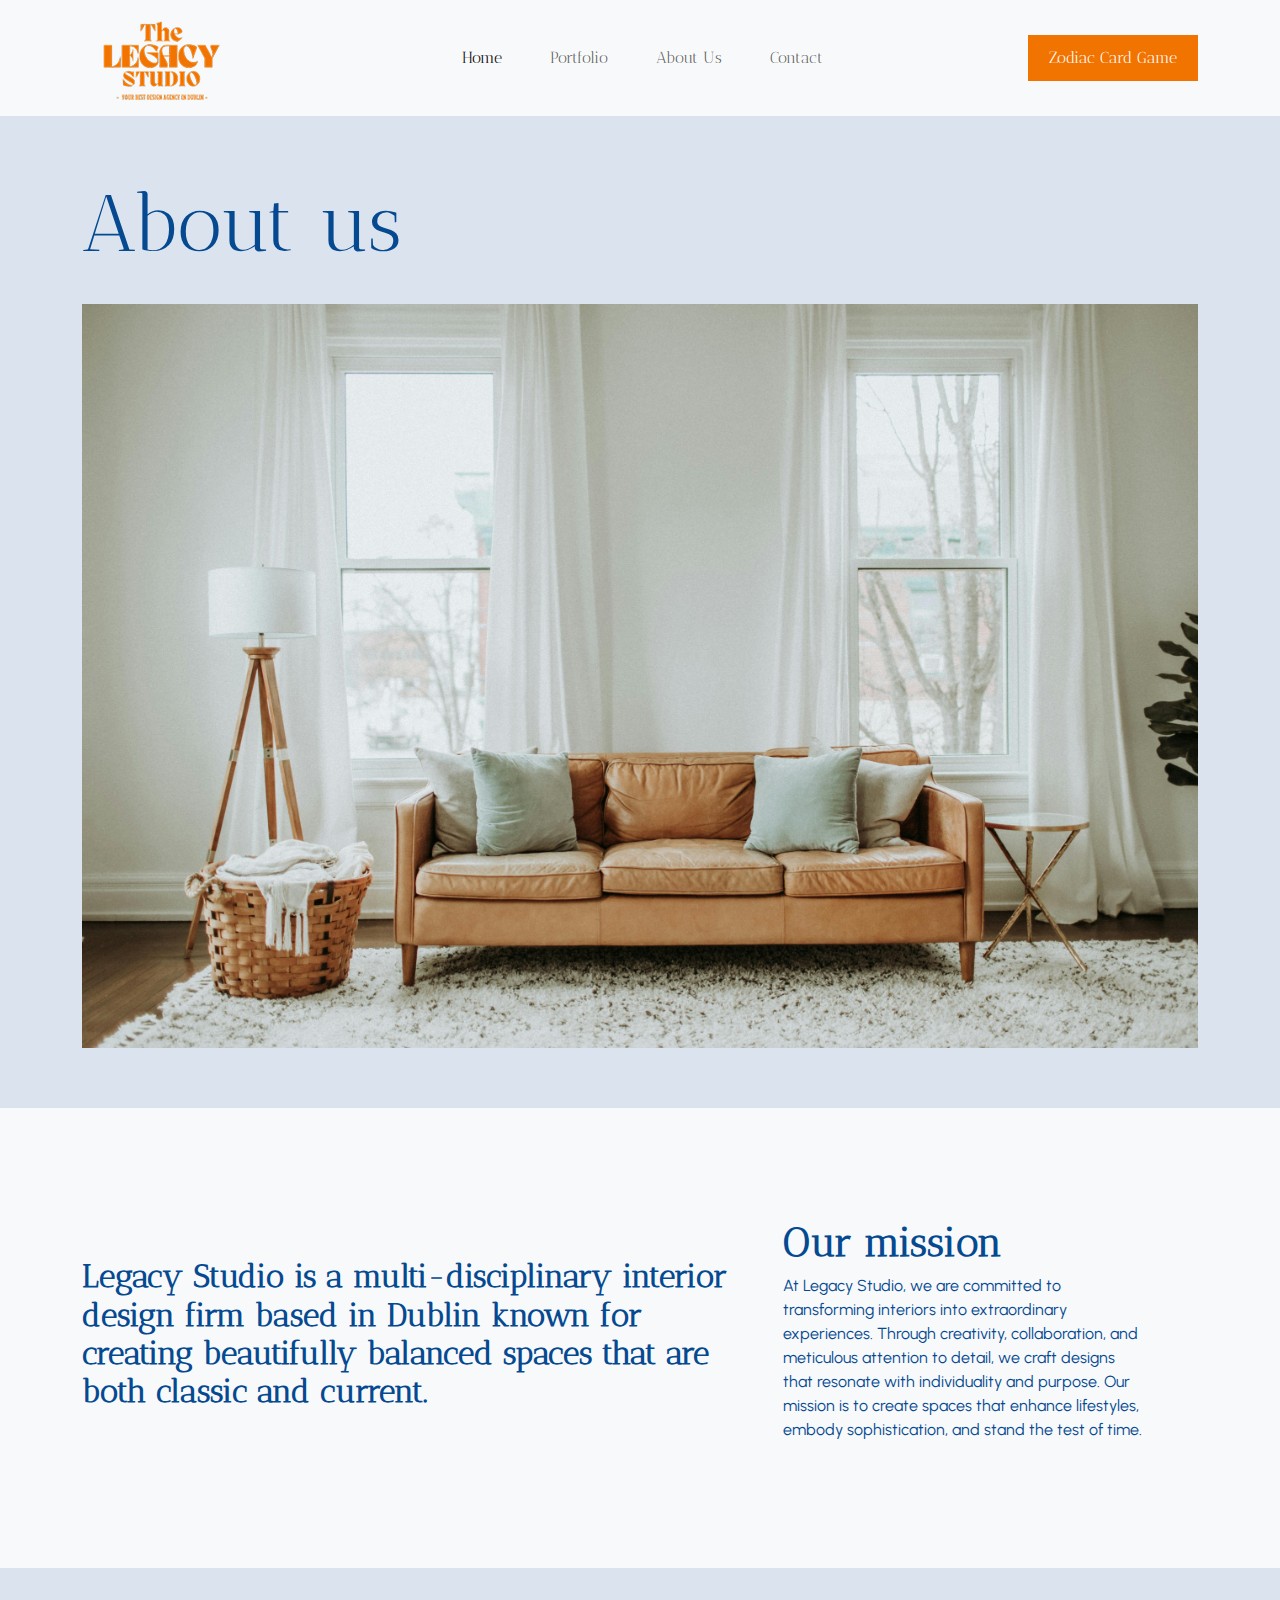
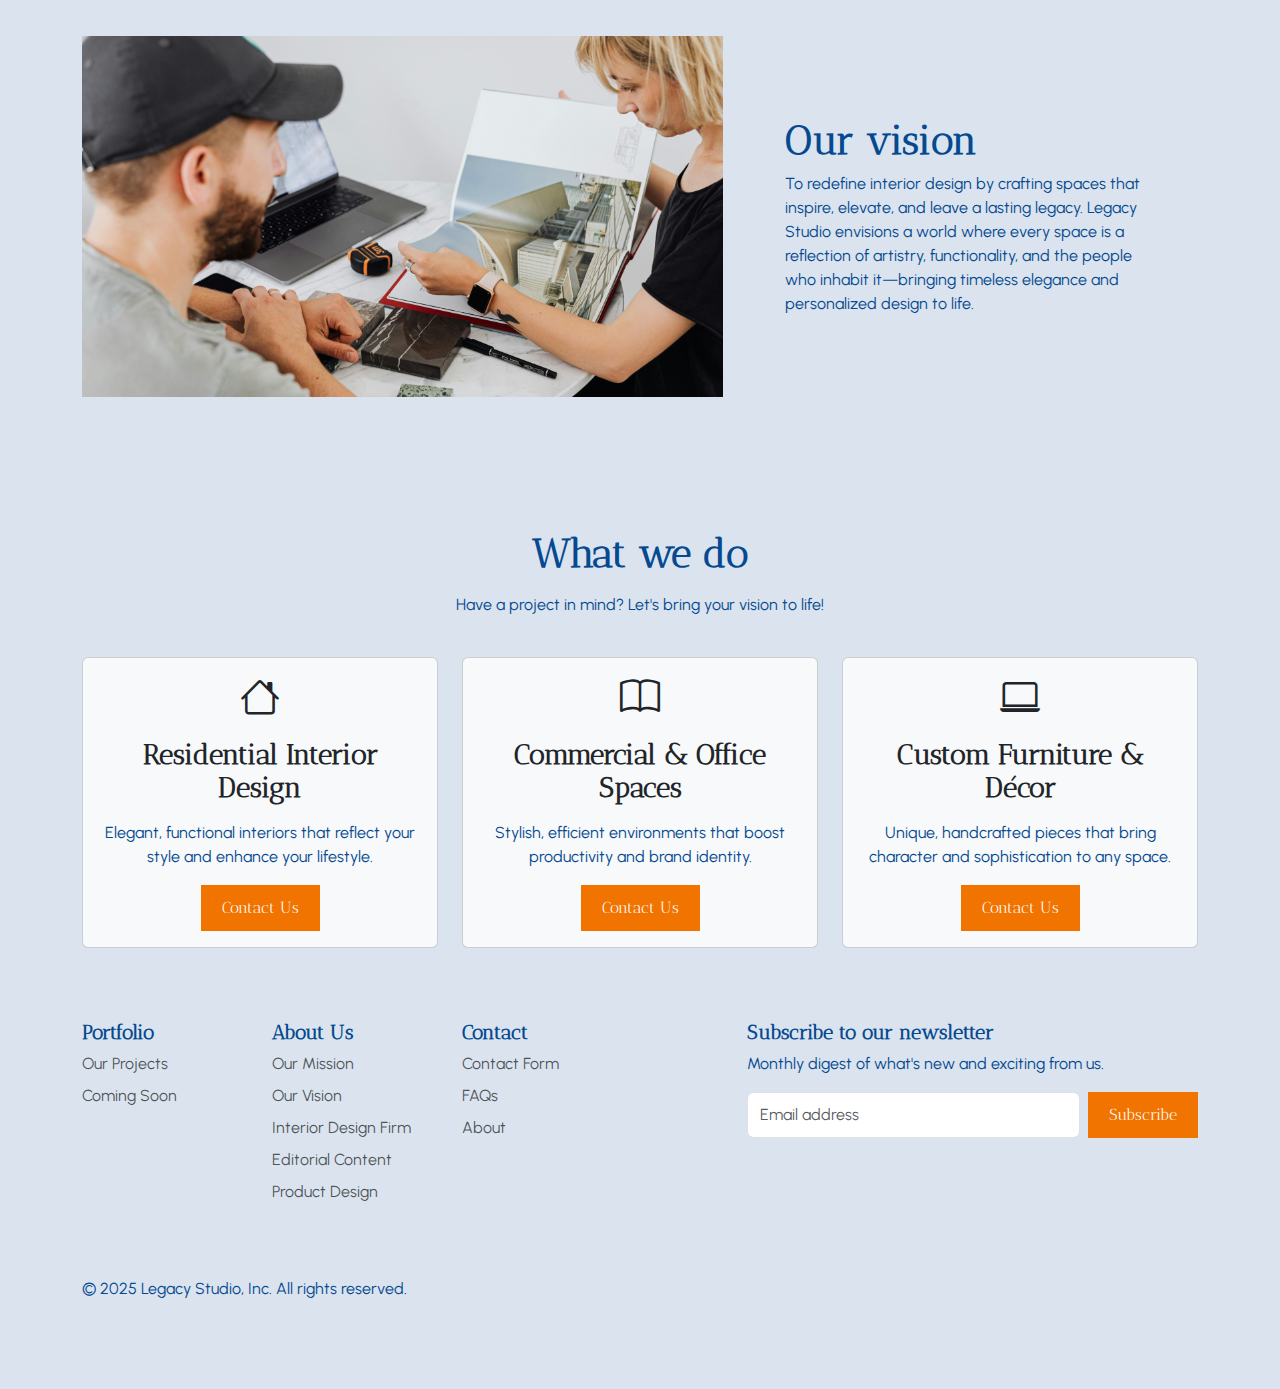
<file: about.html>
<!--CONTRIBUTOR INFORMATION ON THIS PAGE-->
<!--STUDENT'S NAME: MIGUEL - STUDENT ID: x24216071-->
<!DOCTYPE html>
<html lang="en">
  <head>
    <meta charset="utf-8" />
    <meta name="viewport" content="width=device-width, initial-scale=1" />
    <link rel="icon" type="image/x-icon" href="assets/imgs/favicon.png" />
    <title>Legacy Studio Interior Design</title>
    <meta name="description" content="Your best interior design choice.">
    <link
      href="https://cdn.jsdelivr.net/npm/bootstrap@5.3.5/dist/css/bootstrap.min.css"
      rel="stylesheet"
    />
    <link rel="stylesheet" href="https://cdn.jsdelivr.net/npm/bootstrap-icons@1.11.3/font/bootstrap-icons.min.css">

    <link rel="stylesheet" href="assets/styles.css" />
    <style>
      @import url("https://fonts.googleapis.com/css2?family=Antic+Didone&family=Urbanist:ital,wght@0,100..900;1,100..900&display=swap");
    </style>
  </head>
  <body>
    <!-- Header -->
    <nav class="navbar navbar-expand-lg bg-body-tertiary py-2">
      <div class="container">
        <a class="navbar-brand" href="index.html">
          <img src="assets/imgs/logo.png" alt="logo" />
        </a>
        <button
          class="navbar-toggler"
          type="button"
          data-bs-toggle="collapse"
          data-bs-target="#navbarNav"
          aria-controls="navbarNav"
          aria-expanded="false"
          aria-label="Toggle navigation"
        >
          <span class="navbar-toggler-icon"></span>
        </button>
        <div class="collapse navbar-collapse " id="navbarNav">
          <ul class="navbar-nav mx-auto ">
            <li class="nav-item px-3">
              <a class="nav-link active" aria-current="page" href="index.html">Home</a
              >
            </li>
            <li class="nav-item px-3">
              <a class="nav-link" href="portfolio.html">Portfolio</a>
            </li>
            <li class="nav-item px-3">
              <a class="nav-link" href="about.html">About Us</a>
            </li>
            <li class="nav-item px-3">
              <a class="nav-link" href="contact.html">Contact</a>
            </li>
          </ul>
          <button class="btn btn-brand" data-bs-toggle="modal" data-bs-target="#zodiacGameModal">
            Zodiac Card Game
          </button>
        </div>
      </div>
    </nav>
    <!--javascript game-->
    <div class="modal fade" id="zodiacGameModal" tabindex="-1" aria-labelledby="zodiacGameModal" aria-hidden="true">
      <div class="modal-dialog modal-lg modal-dialog-centered ">
        <div class="modal-content ">
          <div class="modal-header ">
            <h5 class="modal-title ">Choose your star sign, see your style!</h5>
            <button type="button" class="btn-close" data-bs-dismiss="modal" aria-label="close"></button>
          </div>
          <div class="modal-body">
            <div class="card-container d-flex flex-wrap justify-content-center gap-3">
              
            </div>
          </div>
        </div>
      </div>
    </div>

    <!-- mission -->
    <section id="mission">
      <div class="container h-100 d-flex align-items-left justify-content-left">
        <div class="col-10 mb-4">
          <h1 class="display-1">About us</h1>
        </div>
      </div>
      <div class="container h-100 d-flex align-items-center jusify-content-center">
        <div class="row align-items-center">
          <div class="col-lg-12 mt-auto"></div> 
            <img src="assets/imgs/mission1.jpg" alt="living-room" />
          </div>
      </div>
      </section>
      <section class="bg-light" id="mission">
          <div class="container h-100 d-flex align-items-center justify-content-center">
            <div class="col-lg-7">
              <h2>Legacy Studio is a multi-disciplinary interior design firm based in Dublin known for creating beautifully balanced spaces that are both classic and current.</h2>
            </div>
            <div class="col-lg-5">
              <h1>Our mission</h1>
              <div class="divider"></div>
              <p>
                At Legacy Studio, we are committed to transforming interiors into extraordinary experiences. Through creativity, collaboration, and meticulous attention to detail, we craft designs that resonate with individuality and purpose. Our mission is to create spaces that enhance lifestyles, embody sophistication, and stand the test of time.
              </p>
            </div>
          </div>
        </section>
    

    <!-- vision -->
    <section id="vision">
      <div class="container h-100 d-flex align-items-center justify-content-center py-2">
        <div class="row align-items-center">
          <div class="col-lg-7 col-12 mt-auto mb-3">
            <img src="assets/imgs/vision.png" alt="living-room" class="img-fluid" />
          </div>
          <div class="col-lg-5 col-12">
            <h1>Our vision</h1>
            <div class="divider"></div>
            <p>
              To redefine interior design by crafting spaces that inspire, elevate, and leave a lasting legacy. Legacy Studio envisions a world where every space is a reflection of artistry, functionality, and the people who inhabit it—bringing timeless elegance and personalized design to life.
            </p>
          </div>
        </div>
      </div>
    </section>

    </section>
    <!-- what  we do -->
    <section class="p-5" id="what-we-do">
      <div class="container">
        <div class="row">
          <div class="col-12 intro-text text-center">
            <h1>What we do</h1>
            <p>
              Have a project in mind? Let's bring your vision to life!
            </p>
          </div>
        </div>
      </div>
      <div class="container">
        <div class="row text-center">
          <div class="col-md">
            <div class="card bg-light text-dark">
              <div class="card-body text-center">
                <div class="h1 mb-3">
                  <i class="bi bi-house"></i>
                </div> 
                <h3 class="card-title mb-3">
                  Residential Interior Design
                </h3>
                <p class="card-text">
                  Elegant, functional interiors that reflect your style and enhance your lifestyle.
                </p>
                <a href="contact.html" class="btn btn-brand">Contact Us</a>
              </div>
            </div>
          </div>
          <div class="col-md">
            <div class="card bg-light text-dark">
              <div class="card-body text-center">
                <div class="h1 mb-3">
                  <i class="bi bi-book"></i>
                </div> 
                <h3 class="card-title mb-3">
                  Commercial & Office Spaces
                </h3>
                <p class="card-text">
                  Stylish, efficient environments that boost productivity and brand identity.
                </p>
                <a href="contact.html" class="btn btn-brand">Contact Us</a>
              </div>
            </div>
          </div>
          <div class="col-md">
            <div class="card bg-light text-dark">
              <div class="card-body text-center">
                <div class="h1 mb-3">
                  <i class="bi bi-laptop"></i>
                </div> 
                <h3 class="card-title mb-3">
                  Custom Furniture & Décor
                </h3>
                <p class="card-text">
                  Unique, handcrafted pieces that bring character and sophistication to any space.
                </p>
                <a href="contact.html" class="btn btn-brand">Contact Us</a>
              </div>
            </div>
          </div>
        </div>
      </div>
    </section>

    <!-- footer -->
    <div class="container">
      <footer class="py-4">
        <div class="row">
          <div class="col-6 col-md-2 mb-3">
            <h5>Portfolio</h5>
            <ul class="nav flex-column">
              <li class="nav-item mb-2"><a href="portfolio.html" class="nav-link p-0 text-body-secondary">Our Projects</a></li>
              <li class="nav-item mb-2"><a href="#" class="nav-link p-0 text-body-secondary">Coming Soon</a></li>
            </ul>
          </div>
    
          <div class="col-6 col-md-2 mb-3">
            <h5>About Us</h5>
            <ul class="nav flex-column">
              <li class="nav-item mb-2"><a href="contact.html" class="nav-link p-0 text-body-secondary">Our Mission</a></li>
              <li class="nav-item mb-2"><a href="contact.html" class="nav-link p-0 text-body-secondary">Our Vision</a></li>
              <li class="nav-item mb-2"><a href="about.html" class="nav-link p-0 text-body-secondary">Interior Design Firm</a></li>
              <li class="nav-item mb-2"><a href="about.html" class="nav-link p-0 text-body-secondary">Editorial Content</a></li>
              <li class="nav-item mb-2"><a href="about.html" class="nav-link p-0 text-body-secondary">Product Design</a></li>
            </ul>
          </div>
    
          <div class="col-6 col-md-2 mb-3">
            <h5>Contact</h5>
            <ul class="nav flex-column">
              <li class="nav-item mb-2"><a href="#contact" class="nav-link p-0 text-body-secondary">Contact Form</a></li>
              
              <li class="nav-item mb-2"><a href="contact.html#qa" class="nav-link p-0 text-body-secondary">FAQs</a></li>
              <li class="nav-item mb-2"><a href="about.html" class="nav-link p-0 text-body-secondary">About</a></li>
            </ul>
          </div>
    
          <div class="col-md-5 offset-md-1 mb-3">
            <form>
              <h5>Subscribe to our newsletter</h5>
              <p>Monthly digest of what's new and exciting from us.</p>
              <div class="d-flex flex-column flex-sm-row w-100 gap-2">
                <label for="newsletter1" class="visually-hidden">Email address</label>
                <input id="newsletter1" type="email" class="form-control" placeholder="Email address">
                <button class="btn btn-brand" type="button">Subscribe</button>
              </div>
            </form>
          </div>
          </div>
          <div class="d-flex flex-column flex-sm-row justify-content-between py-4 my-4 border-top">
              <p>&copy; 2025 Legacy Studio, Inc. All rights reserved.</p>
              
          </div>
      </footer>
    </div>
    <!--script-->
    <script src="javascript.js"></script>
    <script src="https://cdn.jsdelivr.net/npm/bootstrap@5.3.5/dist/js/bootstrap.bundle.min.js"></script>
  </body>
</html>
</file>
<file: assets/styles.css>
body {
  font-family: Urbanist, sans-serif;
  background-color: #dbe4ee !important;
}

h1,
h2,
h3,
h4,
h5,
h6 {
  font-family: Antic Didone, sans-serif;
  font-weight: 600;
  color: #054a91;
}

p {
  font-family: Urbanist, sans-serif;
  font-weight: 400;
  color: #054a91;
}

a {
  color: #222;
  text-decoration: none;
  transition: all 0.4s ease;
}

a:hover {
  color: #f17300;
}

/* navbar */
.nav-link:hover {
  color: #f17300;
}
.nav-link.active {
  color: #f17300;
}
.navbar {
  font-family: Antic Didone, sans-serif;
  font-weight: 400;
  color: #054a91;
}

/* shadow */
.shadow-on-hover {
  transition: all 0.4s ease;
}
.shadow-on-hover:hover {
  box-shadow: 0 4px 20px rgba(0, 0, 0, 0.1);
}

/* btn */
.btn {
  padding: 14px 38px;
  border-radius: 0;
  font-family: Antic Didone, sans-serif;
  font-weight: 400;
  color: #054a91;
}

.btn-brand {
  background-color: #f17300;
  color: #fff;
  padding: 10px 20px;
  text-decoration: none;
  transition: all 0.4s ease;
}

.btn-brand:hover {
  background-color: #fff2e7;
  border-color: #f17300;
  color: #f17300;
}

/* Hero section */
.slide-1 {
  background: linear-gradient(rgba(0, 0, 0, 0.5), #0000002d),
    url(../assets/imgs/hero-1.png);
  background-size: cover !important;
  background-position: center !important;
  background-repeat: no-repeat !important;
  height: 100vh;
  display: flex;
  align-items: center;
  justify-content: center;
}

.slide-2 {
  background: linear-gradient(rgba(0, 0, 0, 0.5), #0000002d),
    url(../assets/imgs/hero-2.png);
  background-size: cover !important;
  background-position: center !important;
  background-repeat: no-repeat !important;
  height: 100vh;
  display: flex;
  align-items: center;
  justify-content: center;
}

section {
  padding: 60px 0;
}
.col-lg-5 {
  padding: 50px;
}

#about .divider {
  width: 60px;
  height: 2px;
  background-color: #f17300;
  display: block;
}

/* intro-text */
.intro-text {
  margin-bottom: 40px;
  text-align: center;
}
.intro-text p {
  max-width: 500px;
  margin: 16px auto 0 auto;
}

/* about-homepage section */
#about-homepage {
  background-color: #dbe4ee;
}
/* gallery section */
#gallery-homepage .nav-pills .nav-link {
  background-color: #fff;
  margin-left: 8px;
  margin-right: 8px;
  color: #f17300;
  font-family: Antic Didone, sans-serif;
  font-weight: 400;
  color: #054a91;
}
#gallery-homepage .nav-pills .nav-link.active {
  background-color: #f17300;
  color: #fff;
}

.menu-item-content {
  padding: 20px;
  width: 100%;
  background-color: #fff;
  border-radius: 5px;
}

/* reviews section */
#reviews {
  background: linear-gradient(rgba(0, 0, 0, 0.5), #0000002d),
    url(../assets/imgs/client.jpg);
  background-size: cover;
  background-position: center;
  background-repeat: no-repeat;
}
#reviews .intro-text {
  color: #fff;
}
#reviews .intro-text h1 {
  color: #fff;
}
#reviews .intro-text p {
  color: #fff;
}

/* contact section */
#contact .form-control {
  border-radius: 0;
  border: 1px solid #81a4cd;
  padding: 10px;
}
#contact .form-control:focus {
  border: 1px solid #f17300;
  box-shadow: none;
  border-radius: 0;
}
#contact .form-label {
  color: #054a91;
}
/* Portfolio section */
/* Container 1 */
.portfolio-container-1 {
  background: linear-gradient(rgba(0, 0, 0, 0.5), #0000002d),
    url(../assets/imgs/portfolio1.jpg);
  background-size: cover !important;
  background-position: center !important;
  background-repeat: no-repeat !important;
  height: 100vh;
  display: flex;
  align-items: center;
  justify-content: center;
}

/* Container 2 */
.port-cont-2 {
  background: linear-gradient(rgba(0, 0, 0, 0.5), #0000002d),
    url(../assets/imgs/portfolio2.jpg);
  background-size: cover !important;
  background-position: center !important;
  background-repeat: no-repeat !important;
  height: 70vh;
  display: flex;
  align-items: center;
  justify-content: center;
}

/* Portfolio Gallery Effects */
.image-wrapper {
  position: relative;
  cursor: pointer;
  overflow: hidden;
}

.hover-caption {
  position: absolute;
  bottom: 0;
  left: 0;
  right: 0;
  background: rgba(255, 255, 255, 0.95);
  padding: 1rem;
  transform: translateY(100%);
  transition: transform 0.3s ease;
}

.image-wrapper:hover .hover-caption {
  transform: translateY(0);
}

/* card game style*/

.card-container {
  margin-top: 20px;
}

.card-flip {
  width: 120px;
  height: 160px;
  perspective: 1000px;
}

.card-inner {
  position: relative;
  width: 100%;
  height: 100%;
  transition: transform 0.8s;
  transform-style: preserve-3d;
  cursor: pointer;
}

.card-flip.flipped .card-inner {
  transform: rotateY(180deg);
}

.card-front,
.card-back {
  position: absolute;
  width: 100%;
  height: 100%;
  backface-visibility: hidden;
  border: 1px solid #ccc;
  border-radius: 8px;
  background-color: #f8f9fa;
  display: flex;
  justify-content: center;
  align-items: center;
  font-weight: bold;
}

.card-back {
  transform: rotateY(180deg);
  background-size: cover;
  background-position: center;
  color: white;
  font-size: 14px;
}
</file>
